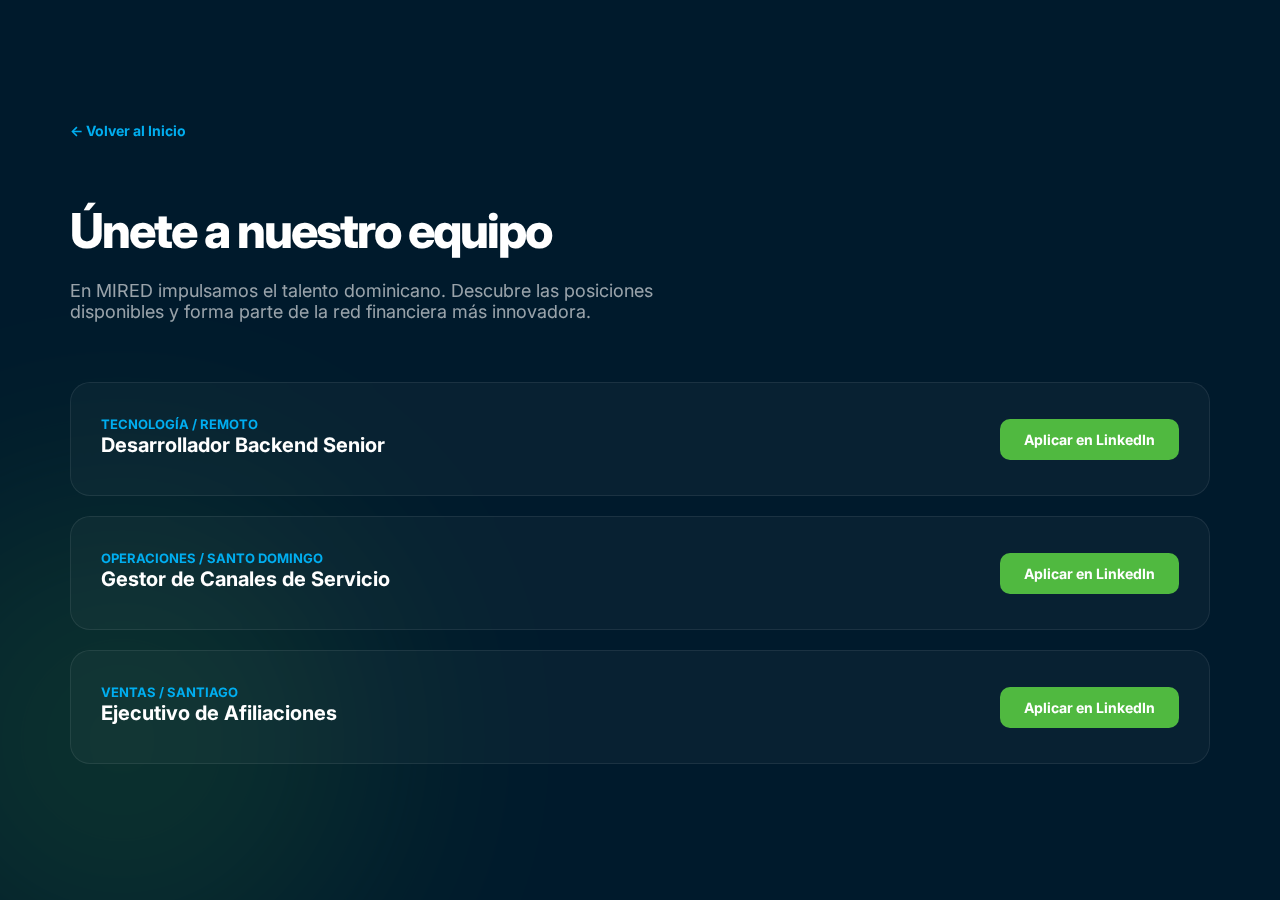
<file: empleos.html>
<!doctype html>
<html lang="es">
<head>
  <meta charset="utf-8" />
  <meta name="viewport" content="width=device-width,initial-scale=1,viewport-fit=cover" />
  <title>Carreras y Vacantes — MIRED</title>
  <link href="https://fonts.googleapis.com/css2?family=Inter:wght@400;700;800&display=swap" rel="stylesheet">
  <style>
    :root {
      --navy: #00558c; --blue-tech: #00aef0; --green-success: #50B940;
      --black-auth: #001a2c; --white: #ffffff;
    }
    body {
      font-family: 'Inter', sans-serif; background-color: var(--black-auth);
      color: var(--white); margin: 0; padding: 0; overflow-x: hidden;
    }
    .aurora-bg { position: fixed; top: 0; left: 0; width: 100%; height: 100%; z-index: -1; background: var(--black-auth); }
    .blob { position: absolute; width: 500px; height: 500px; border-radius: 50%; filter: blur(120px); opacity: 0.15; }
    .blob-1 { background: var(--green-success); bottom: -10%; left: -10%; }
    
    .container { max-width: 1140px; margin: 0 auto; padding: 120px 24px; }
    .back-link { color: var(--blue-tech); text-decoration: none; font-weight: 700; font-size: 14px; display: inline-block; margin-bottom: 30px; }
    
    h1 { font-size: 48px; font-weight: 800; letter-spacing: -2px; margin-bottom: 20px; }
    .subtitle { color: rgba(255,255,255,0.6); margin-bottom: 60px; font-size: 18px; max-width: 600px; }
    
    /* Lista de Vacantes */
    .jobs-list { display: flex; flex-direction: column; gap: 20px; }
    .job-card {
      background: rgba(255, 255, 255, 0.03); border: 1px solid rgba(255, 255, 255, 0.08);
      border-radius: 20px; padding: 30px; display: flex; justify-content: space-between; align-items: center;
      backdrop-filter: blur(10px); transition: all 0.3s ease;
    }
    .job-card:hover { border-color: var(--green-success); background: rgba(255, 255, 255, 0.06); transform: scale(1.01); }
    
    .job-info h3 { margin: 0 0 8px 0; font-size: 20px; }
    .job-info span { font-size: 13px; color: var(--blue-tech); font-weight: 700; text-transform: uppercase; }
    
    .btn-apply {
      background: var(--green-success); color: white; padding: 12px 24px; 
      border-radius: 10px; text-decoration: none; font-weight: 700; font-size: 14px;
    }
  </style>
</head>
<body>
  <div class="aurora-bg"><div class="blob blob-1"></div></div>
  
  <div class="container">
    <a href="index.html" class="back-link">← Volver al Inicio</a>
    <h1>Únete a nuestro equipo</h1>
    <p class="subtitle">En MIRED impulsamos el talento dominicano. Descubre las posiciones disponibles y forma parte de la red financiera más innovadora.</p>
    
    <div class="jobs-list">
      <div class="job-card">
        <div class="job-info">
          <span>Tecnología / Remoto</span>
          <h3>Desarrollador Backend Senior</h3>
        </div>
        <a href="https://www.linkedin.com" target="_blank" class="btn-apply">Aplicar en LinkedIn</a>
      </div>

      <div class="job-card">
        <div class="job-info">
          <span>Operaciones / Santo Domingo</span>
          <h3>Gestor de Canales de Servicio</h3>
        </div>
        <a href="https://www.linkedin.com" target="_blank" class="btn-apply">Aplicar en LinkedIn</a>
      </div>

      <div class="job-card">
        <div class="job-info">
          <span>Ventas / Santiago</span>
          <h3>Ejecutivo de Afiliaciones</h3>
        </div>
        <a href="https://www.linkedin.com" target="_blank" class="btn-apply">Aplicar en LinkedIn</a>
      </div>
    </div>
  </div>
</body>
</html>
</file>
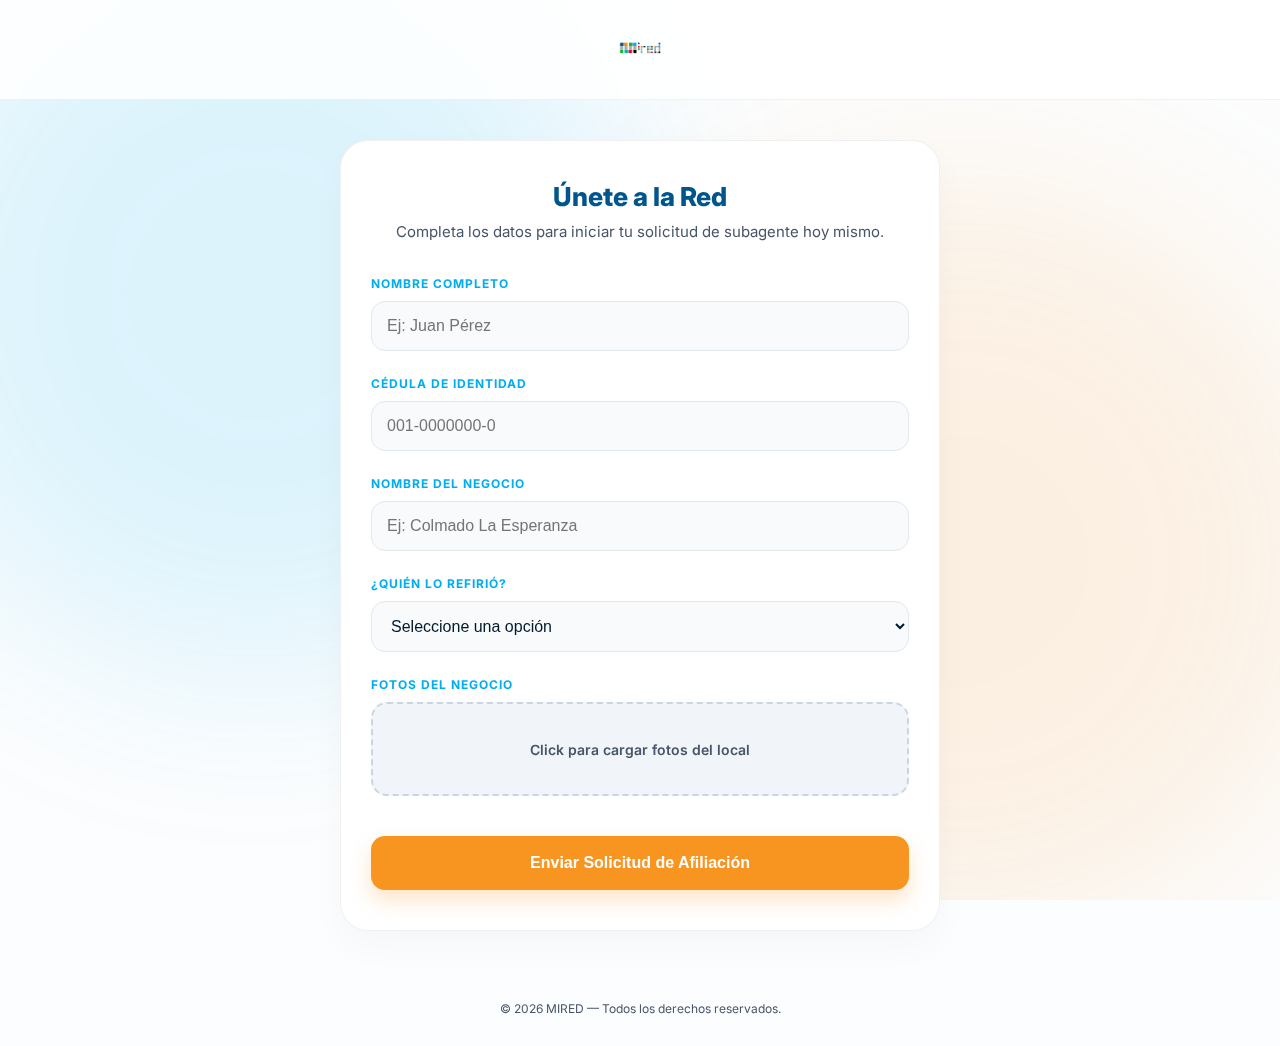
<file: formulario-light.html>
<!doctype html>
<html lang="es">
<head>
  <meta charset="utf-8" />
  <meta name="viewport" content="width=device-width,initial-scale=1,viewport-fit=cover" />
  <title>Registro de Subagente — MIRED (Light Version)</title>
  <link href="https://fonts.googleapis.com/css2?family=Inter:wght@400;600;700;800&display=swap" rel="stylesheet">
  <style>
    :root { 
      --navy: #00558c; 
      --blue-tech: #00aef0; 
      --orange-mired: #f89420; 
      --white-bg: #fcfdfe; 
      --text-main: #001a2c;
      --text-sub: #475569;
    }
    * { box-sizing: border-box; margin: 0; padding: 0; }
    body { 
      font-family: 'Inter', sans-serif; 
      background-color: var(--white-bg); 
      color: var(--text-main); 
      min-height: 100vh; 
      display: flex; 
      flex-direction: column; 
    }

    /* FONDO AURORA LIGHT */
    .aurora-bg { position: fixed; top: 0; left: 0; width: 100%; height: 100%; z-index: -1; background: var(--white-bg); overflow: hidden; }
    .blob { position: absolute; width: 60vw; height: 60vw; border-radius: 50%; filter: blur(100px); opacity: 0.12; }
    .blob-blue { background: var(--blue-tech); top: -10%; left: -10%; }
    .blob-orange { background: var(--orange-mired); bottom: -5%; right: -5%; }

    /* HEADER COMPACTO LIGHT */
    .header { 
      background: rgba(255, 255, 255, 0.85); 
      backdrop-filter: blur(15px); 
      border-bottom: 1px solid rgba(0, 0, 0, 0.05); 
      padding: 20px; 
    }
    .nav { max-width: 800px; margin: 0 auto; display: flex; justify-content: center; }
    .brand img { height: 55px; width: auto; }

    /* FORMULARIO CLARO */
    .form-container { 
      max-width: 600px; 
      margin: 40px auto; 
      padding: 40px 30px; 
      width: 90%; 
      background: #ffffff; 
      border: 1px solid rgba(0, 0, 0, 0.06); 
      border-radius: 28px; 
      box-shadow: 0 15px 35px rgba(0, 0, 0, 0.03);
    }
    h1 { font-size: 26px; font-weight: 800; margin-bottom: 10px; text-align: center; color: var(--navy); }
    p.subtitle { text-align: center; color: var(--text-sub); font-size: 15px; margin-bottom: 35px; }

    .form-group { margin-bottom: 25px; }
    label { 
      display: block; 
      font-size: 12px; 
      font-weight: 700; 
      margin-bottom: 10px; 
      color: var(--blue-tech); 
      text-transform: uppercase; 
      letter-spacing: 1px; 
    }
    
    input[type="text"], select {
      width: 100%; 
      padding: 15px; 
      border-radius: 14px; 
      border: 1.5px solid #e2e8f0; 
      background: #f8fafc; 
      color: var(--text-main); 
      font-size: 16px; 
      outline: none; 
      transition: 0.3s;
    }
    input:focus, select:focus { 
      border-color: var(--orange-mired); 
      background: #ffffff; 
      box-shadow: 0 0 0 4px rgba(248, 148, 32, 0.1);
    }

    /* SUBIDA DE FOTOS LIGHT */
    .file-upload { 
      border: 2px dashed #cbd5e1; 
      padding: 35px; 
      border-radius: 16px; 
      text-align: center; 
      cursor: pointer; 
      transition: 0.3s;
      background: #f1f5f9;
    }
    .file-upload:hover { 
      border-color: var(--orange-mired); 
      background: rgba(248, 148, 32, 0.04); 
    }
    .file-upload span { font-size: 14px; color: var(--text-sub); font-weight: 600; }

    .btn-submit { 
      width: 100%; 
      background: var(--orange-mired); 
      color: white; 
      padding: 18px; 
      border-radius: 14px; 
      border: none; 
      font-weight: 800; 
      font-size: 16px; 
      cursor: pointer; 
      margin-top: 15px; 
      box-shadow: 0 10px 20px rgba(248, 148, 32, 0.25); 
      transition: 0.3s;
    }
    .btn-submit:hover { 
      transform: translateY(-3px); 
      box-shadow: 0 15px 30px rgba(248, 148, 32, 0.4); 
    }

    footer { 
      text-align: center; 
      padding: 30px; 
      font-size: 12px; 
      color: var(--text-sub); 
      margin-top: auto; 
    }
  </style>
</head>
<body>
  <div class="aurora-bg">
    <div class="blob blob-blue"></div>
    <div class="blob blob-orange"></div>
  </div>
  
  <header class="header">
    <div class="nav">
      <a href="index-light.html" class="brand"><img src="logo.png" alt="MIRED"></a>
    </div>
  </header>

  <main class="form-container">
    <h1>Únete a la Red</h1>
    <p class="subtitle">Completa los datos para iniciar tu solicitud de subagente hoy mismo.</p>

    <form action="#" method="POST">
      <div class="form-group">
        <label>Nombre Completo</label>
        <input type="text" name="nombre" placeholder="Ej: Juan Pérez" required>
      </div>

      <div class="form-group">
        <label>Cédula de Identidad</label>
        <input type="text" name="cedula" placeholder="001-0000000-0" required>
      </div>

      <div class="form-group">
        <label>Nombre del Negocio</label>
        <input type="text" name="nombre_negocio" placeholder="Ej: Colmado La Esperanza" required>
      </div>

      <div class="form-group">
        <label>¿Quién lo refirió?</label>
        <select name="referido" required>
          <option value="" disabled selected>Seleccione una opción</option>
          <option value="nombre1">Nombre 1</option>
          <option value="nombre2">Nombre 2</option>
          <option value="nombre3">Nombre 3</option>
        </select>
      </div>

      <div class="form-group">
        <label>Fotos del Negocio</label>
        <div class="file-upload" onclick="document.getElementById('fotos').click()">
          <span>Click para cargar fotos del local</span>
          <input type="file" id="fotos" name="fotos[]" multiple style="display:none" accept="image/*">
        </div>
      </div>

      <button type="submit" class="btn-submit">Enviar Solicitud de Afiliación</button>
    </form>
  </main>

  <footer>&copy; 2026 MIRED — Todos los derechos reservados.</footer>
</body>
</html>
</file>
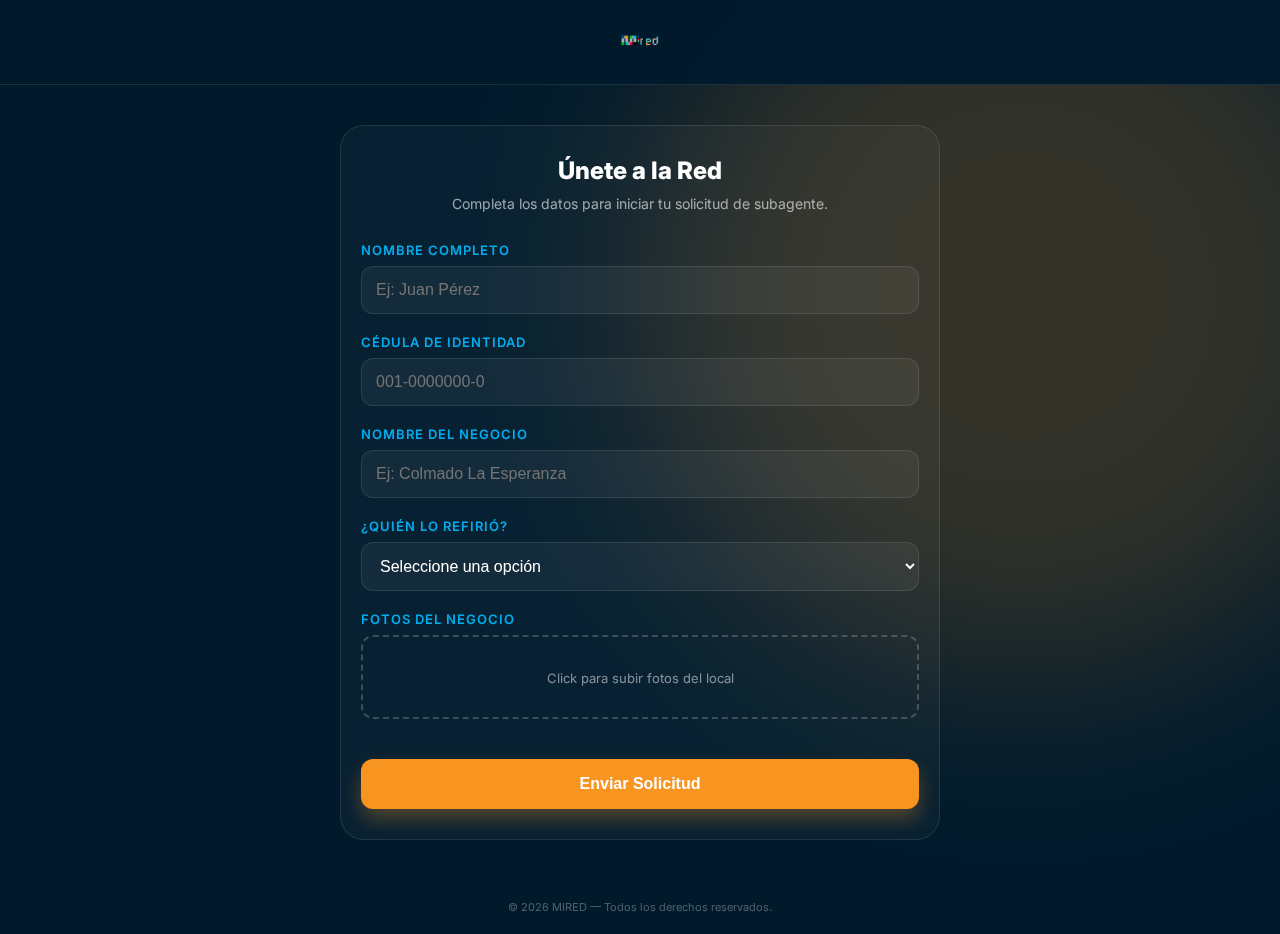
<file: formulario.html>
<!doctype html>
<html lang="es">
<head>
  <meta charset="utf-8" />
  <meta name="viewport" content="width=device-width,initial-scale=1,viewport-fit=cover" />
  <title>Registro de Subagente — MIRED</title>
  <link href="https://fonts.googleapis.com/css2?family=Inter:wght@400;600;700;800&display=swap" rel="stylesheet">
  <style>
    :root { --navy: #00558c; --blue-tech: #00aef0; --orange-mired: #f89420; --black-bg: #001a2c; --white: #ffffff; }
    * { box-sizing: border-box; margin: 0; padding: 0; }
    body { font-family: 'Inter', sans-serif; background-color: var(--black-bg); color: var(--white); min-height: 100vh; display: flex; flex-direction: column; }

    /* FONDO AURORA */
    .aurora-bg { position: fixed; top: 0; left: 0; width: 100%; height: 100%; z-index: -1; background: var(--black-bg); overflow: hidden; }
    .blob { position: absolute; width: 60vw; height: 60vw; border-radius: 50%; filter: blur(100px); opacity: 0.2; }
    .blob-orange { background: var(--orange-mired); top: -10%; right: -10%; }

    /* HEADER COMPACTO */
    .header { background: rgba(0, 26, 44, 0.95); backdrop-filter: blur(10px); border-bottom: 1px solid rgba(255, 255, 255, 0.1); padding: 15px 20px; }
    .nav { max-width: 800px; margin: 0 auto; display: flex; justify-content: center; }
    .brand img { height: 50px; }

    /* FORMULARIO */
    .form-container { max-width: 600px; margin: 40px auto; padding: 30px 20px; width: 90%; background: rgba(255, 255, 255, 0.03); border: 1px solid rgba(255, 255, 255, 0.1); border-radius: 24px; }
    h1 { font-size: 24px; font-weight: 800; margin-bottom: 10px; text-align: center; }
    p.subtitle { text-align: center; color: rgba(255,255,255,0.6); font-size: 14px; margin-bottom: 30px; }

    .form-group { margin-bottom: 20px; }
    label { display: block; font-size: 13px; font-weight: 600; margin-bottom: 8px; color: var(--blue-tech); text-transform: uppercase; letter-spacing: 1px; }
    
    input[type="text"], select {
      width: 100%; padding: 14px; border-radius: 12px; border: 1px solid rgba(255,255,255,0.1); background: rgba(255,255,255,0.05); color: white; font-size: 16px; outline: none; transition: 0.3s;
    }
    input:focus, select:focus { border-color: var(--orange-mired); background: rgba(255,255,255,0.08); }

    /* ESTILO PARA SUBIDA DE FOTOS */
    .file-upload { 
      border: 2px dashed rgba(255,255,255,0.2); padding: 30px; border-radius: 12px; text-align: center; cursor: pointer; transition: 0.3s;
    }
    .file-upload:hover { border-color: var(--orange-mired); background: rgba(248,148,32,0.05); }
    .file-upload span { font-size: 13px; color: rgba(255,255,255,0.5); }

    .btn-submit { 
      width: 100%; background: var(--orange-mired); color: white; padding: 16px; border-radius: 12px; border: none; font-weight: 800; font-size: 16px; cursor: pointer; margin-top: 20px; box-shadow: 0 10px 20px rgba(248,148,32,0.3); transition: 0.3s;
    }
    .btn-submit:hover { transform: translateY(-2px); box-shadow: 0 15px 30px rgba(248,148,32,0.5); }

    footer { text-align: center; padding: 20px; font-size: 11px; color: rgba(255,255,255,0.3); margin-top: auto; }
  </style>
</head>
<body>
  <div class="aurora-bg"><div class="blob blob-orange"></div></div>
  
  <header class="header">
    <div class="nav"><a href="index.html" class="brand"><img src="logo.png" alt="MIRED"></a></div>
  </header>

  <main class="form-container">
    <h1>Únete a la Red</h1>
    <p class="subtitle">Completa los datos para iniciar tu solicitud de subagente.</p>

    <form action="#" method="POST">
      <div class="form-group">
        <label>Nombre Completo</label>
        <input type="text" name="nombre" placeholder="Ej: Juan Pérez" required>
      </div>

      <div class="form-group">
        <label>Cédula de Identidad</label>
        <input type="text" name="cedula" placeholder="001-0000000-0" required>
      </div>

      <div class="form-group">
        <label>Nombre del Negocio</label>
        <input type="text" name="nombre_negocio" placeholder="Ej: Colmado La Esperanza" required>
      </div>

      <div class="form-group">
        <label>¿Quién lo refirió?</label>
        <select name="referido" required>
          <option value="" disabled selected>Seleccione una opción</option>
          <option value="nombre1">Nombre 1</option>
          <option value="nombre2">Nombre 2</option>
          <option value="nombre3">Nombre 3</option>
        </select>
      </div>

      <div class="form-group">
        <label>Fotos del Negocio</label>
        <div class="file-upload" onclick="document.getElementById('fotos').click()">
          <span>Click para subir fotos del local</span>
          <input type="file" id="fotos" name="fotos[]" multiple style="display:none" accept="image/*">
        </div>
      </div>

      <button type="submit" class="btn-submit">Enviar Solicitud</button>
    </form>
  </main>

  <footer>&copy; 2026 MIRED — Todos los derechos reservados.</footer>
</body>
</html>
</file>
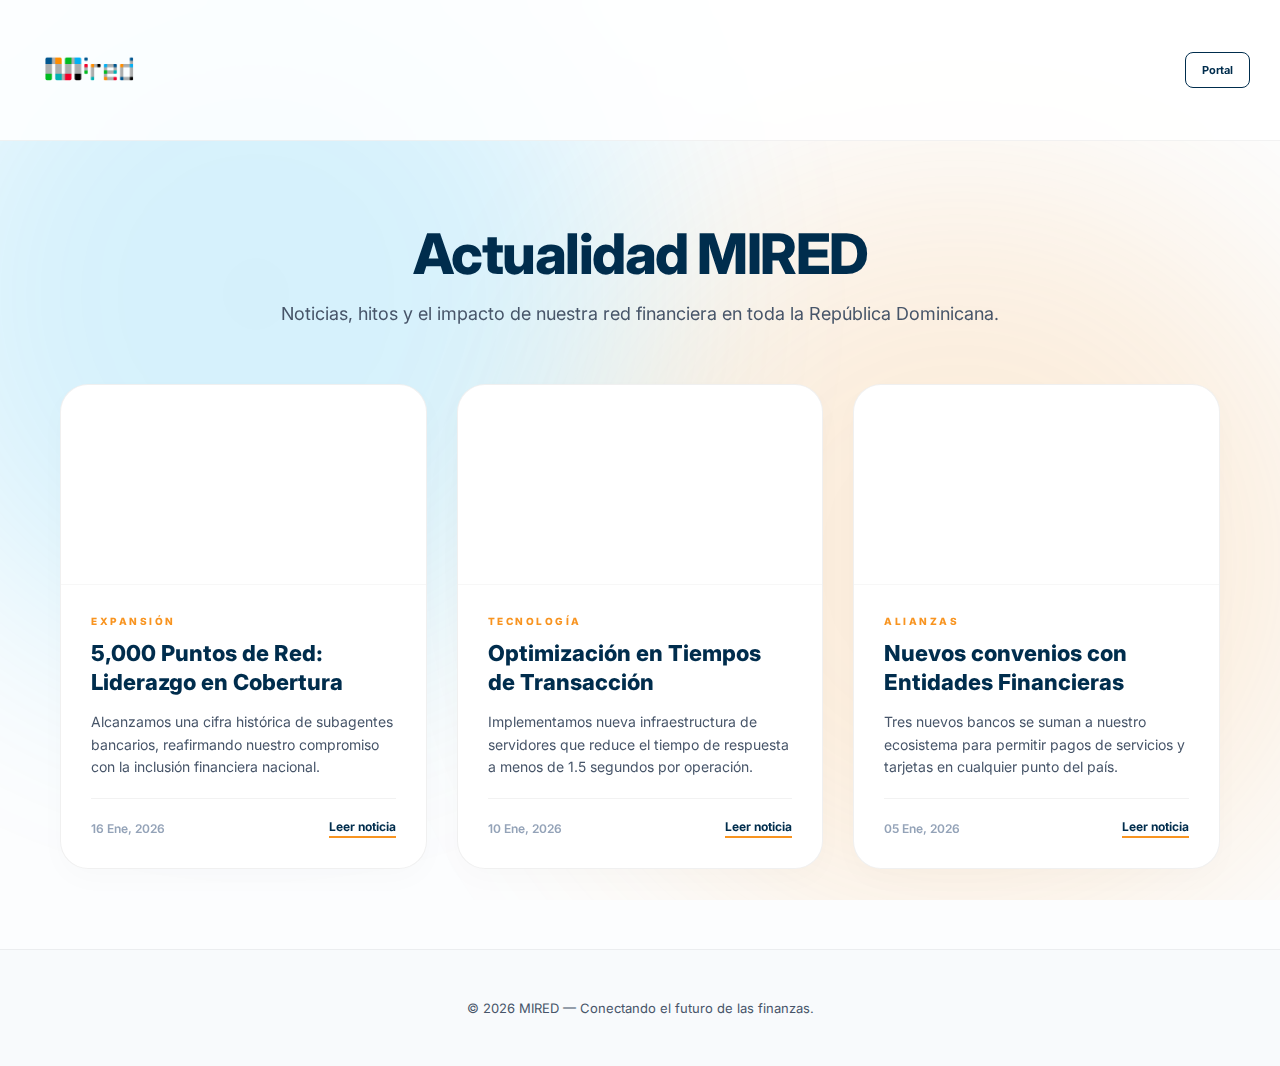
<file: noticias-light.html>
<!doctype html>
<html lang="es">
<head>
  <meta charset="utf-8" />
  <meta name="viewport" content="width=device-width,initial-scale=1,viewport-fit=cover" />
  <title>Noticias y Actualidad — MIRED (Versión Light)</title>
  <link href="https://fonts.googleapis.com/css2?family=Inter:wght@400;600;700;800&display=swap" rel="stylesheet">
  <style>
    :root { 
      --navy: #002d4d; 
      --blue-tech: #00aef0; 
      --orange-mired: #f89420; 
      --white-bg: #fcfdfe; 
      --text-main: #001a2c;
      --text-sub: #475569;
      --card-bg: #ffffff;
    }
    * { box-sizing: border-box; margin: 0; padding: 0; -webkit-font-smoothing: antialiased; }
    body { font-family: 'Inter', sans-serif; background-color: var(--white-bg); color: var(--text-main); overflow-x: hidden; scroll-behavior: smooth; display: flex; flex-direction: column; min-height: 100vh; }

    /* FONDO AURORA LIGHT */
    .aurora-bg { position: fixed; top: 0; left: 0; width: 100%; height: 100%; z-index: -1; background: var(--white-bg); overflow: hidden; }
    .blob { position: absolute; width: 60vw; height: 60vw; border-radius: 50%; filter: blur(120px); opacity: 0.15; }
    .blob-blue { background: var(--blue-tech); top: -10%; left: -10%; }
    .blob-orange { background: var(--orange-mired); bottom: -5%; right: -5%; }

    /* HEADER */
    .header { position: fixed; top: 0; width: 100%; z-index: 1000; background: rgba(255, 255, 255, 0.85); backdrop-filter: blur(15px); border-bottom: 1px solid rgba(0,0,0,0.05); }
    .nav { display: flex; align-items: center; justify-content: space-between; height: 85px; padding: 0 15px; max-width: 1400px; margin: 0 auto; }
    @media (min-width: 1024px) { .nav { height: 140px; padding: 0 30px; } }
    .brand img { height: 65px; width: auto; }
    @media (min-width: 1024px) { .brand img { height: 120px; } }

    .nav-actions { display: flex; gap: 8px; align-items: center; }
    .btn-portal { border: 1.5px solid var(--navy); color: var(--navy); padding: 10px 16px; border-radius: 8px; text-decoration: none; font-weight: 700; font-size: 11px; transition: 0.3s; }

    /* CONTENEDOR DE NOTICIAS */
    .container { width: 100%; max-width: 1200px; margin: 0 auto; padding: 140px 20px 80px; flex-grow: 1; }
    @media (min-width: 1024px) { .container { padding-top: 220px; } }

    .news-header { text-align: center; margin-bottom: 60px; }
    .news-header h1 { font-size: clamp(34px, 6vw, 56px); font-weight: 800; color: var(--navy); letter-spacing: -1.5px; }
    .news-header p { font-size: 18px; color: var(--text-sub); margin-top: 15px; }

    /* GRID DE NOTICIAS */
    .news-grid { display: grid; grid-template-columns: 1fr; gap: 30px; }
    @media (min-width: 768px) { .news-grid { grid-template-columns: repeat(2, 1fr); } }
    @media (min-width: 1100px) { .news-grid { grid-template-columns: repeat(3, 1fr); } }

    .news-card { 
      background: var(--card-bg); 
      border: 1px solid rgba(0,0,0,0.06); 
      border-radius: 28px; 
      overflow: hidden; 
      display: flex; 
      flex-direction: column; 
      transition: 0.4s cubic-bezier(0.175, 0.885, 0.32, 1);
      box-shadow: 0 10px 30px rgba(0,0,0,0.02);
    }
    .news-card:hover { 
      transform: translateY(-12px); 
      border-color: var(--orange-mired); 
      box-shadow: 0 20px 40px rgba(0,0,0,0.06);
    }

    .news-img { 
      height: 200px; 
      width: 100%; 
      background-size: cover; 
      background-position: center; 
      border-bottom: 1px solid rgba(0,0,0,0.03);
    }

    .news-body { padding: 30px; flex: 1; display: flex; flex-direction: column; }
    .news-tag { 
      color: var(--orange-mired); 
      font-size: 10px; 
      font-weight: 800; 
      text-transform: uppercase; 
      letter-spacing: 2.5px; 
      margin-bottom: 12px; 
    }
    .news-body h3 { 
      font-size: 22px; 
      color: var(--navy); 
      margin-bottom: 15px; 
      font-weight: 800; 
      line-height: 1.3;
    }
    .news-body p { 
      font-size: 14px; 
      color: var(--text-sub); 
      line-height: 1.6; 
      margin-bottom: 20px;
      flex: 1;
    }
    .news-footer { 
      display: flex; 
      justify-content: space-between; 
      align-items: center; 
      padding-top: 20px; 
      border-top: 1px solid rgba(0,0,0,0.05); 
    }
    .news-date { font-size: 12px; color: #94a3b8; font-weight: 600; }
    .read-more { color: var(--navy); text-decoration: none; font-size: 12px; font-weight: 700; border-bottom: 2px solid var(--orange-mired); padding-bottom: 2px; transition: 0.2s; }
    .read-more:hover { color: var(--orange-mired); }

    /* FOOTER */
    .footer { background: #f8fafc; padding: 50px 20px; text-align: center; border-top: 1px solid rgba(0,0,0,0.05); margin-top: auto; }
  </style>
</head>
<body>
  <div class="aurora-bg"><div class="blob blob-blue"></div><div class="blob blob-orange"></div></div>
  
  <header class="header">
    <div class="nav">
      <a href="index.html" class="brand"><img src="logo.png" alt="MIRED"></a>
      <div class="nav-actions">
        <a href="https://portal.mired.com.do" class="btn-portal" target="_blank">Portal</a>
      </div>
    </div>
  </header>

  <main class="container">
    <section class="news-header">
      <h1>Actualidad MIRED</h1>
      <p>Noticias, hitos y el impacto de nuestra red financiera en toda la República Dominicana.</p>
    </section>

    <div class="news-grid">
      <article class="news-card">
        <div class="news-img" style="background-image: url('https://images.unsplash.com/photo-1556740738-b6a63e27c4df?auto=format&fit=crop&q=80&w=800');"></div>
        <div class="news-body">
          <span class="news-tag">Expansión</span>
          <h3>5,000 Puntos de Red: Liderazgo en Cobertura</h3>
          <p>Alcanzamos una cifra histórica de subagentes bancarios, reafirmando nuestro compromiso con la inclusión financiera nacional.</p>
          <div class="news-footer">
            <span class="news-date">16 Ene, 2026</span>
            <a href="#" class="read-more">Leer noticia</a>
          </div>
        </div>
      </article>

      <article class="news-card">
        <div class="news-img" style="background-image: url('https://images.unsplash.com/photo-1512428559083-a4051ba836c5?auto=format&fit=crop&q=80&w=800');"></div>
        <div class="news-body">
          <span class="news-tag">Tecnología</span>
          <h3>Optimización en Tiempos de Transacción</h3>
          <p>Implementamos nueva infraestructura de servidores que reduce el tiempo de respuesta a menos de 1.5 segundos por operación.</p>
          <div class="news-footer">
            <span class="news-date">10 Ene, 2026</span>
            <a href="#" class="read-more">Leer noticia</a>
          </div>
        </div>
      </article>

      <article class="news-card">
        <div class="news-img" style="background-image: url('https://images.unsplash.com/photo-1450101499163-c8848c66ca85?auto=format&fit=crop&q=80&w=800');"></div>
        <div class="news-body">
          <span class="news-tag">Alianzas</span>
          <h3>Nuevos convenios con Entidades Financieras</h3>
          <p>Tres nuevos bancos se suman a nuestro ecosistema para permitir pagos de servicios y tarjetas en cualquier punto del país.</p>
          <div class="news-footer">
            <span class="news-date">05 Ene, 2026</span>
            <a href="#" class="read-more">Leer noticia</a>
          </div>
        </div>
      </article>
    </div>
  </main>

  <footer class="footer">
    <p style="font-size:13px; color:var(--text-sub);">&copy; 2026 MIRED — Conectando el futuro de las finanzas.</p>
  </footer>
</body>
</html>
</file>
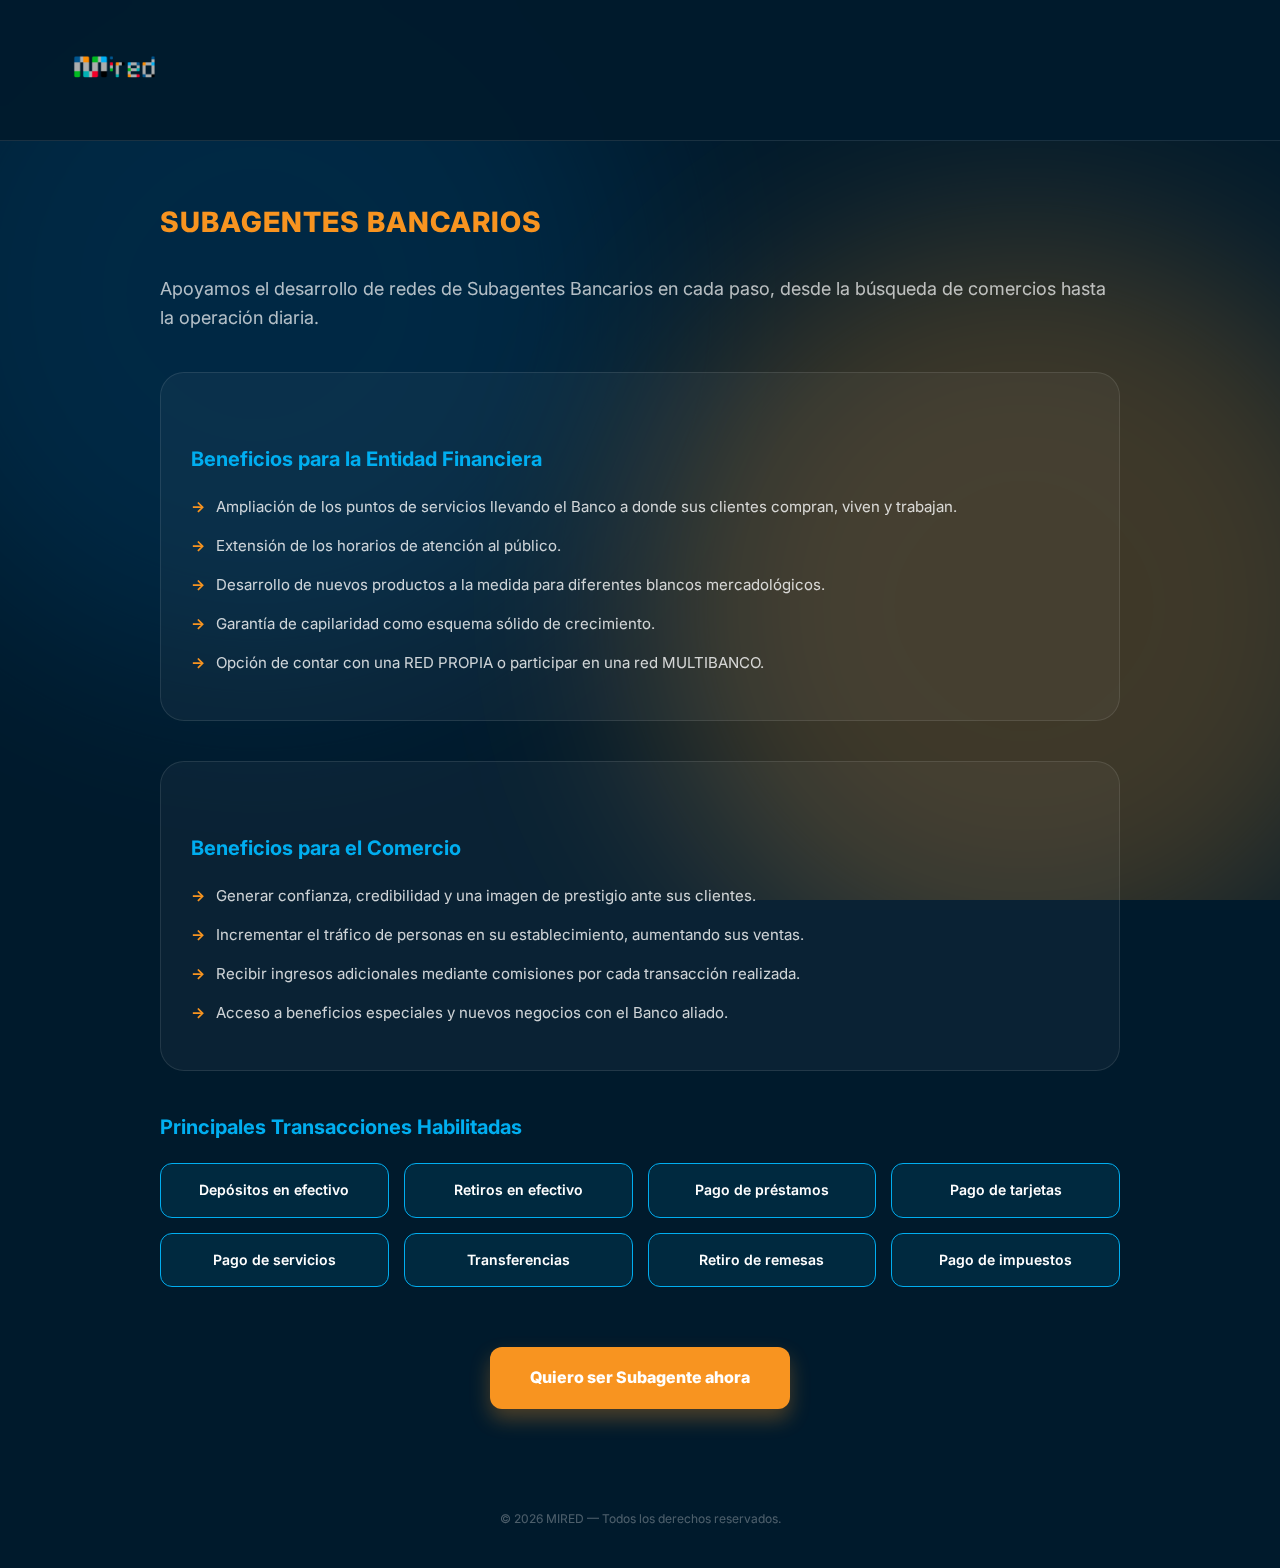
<file: subagente.html>
<!doctype html>
<html lang="es">
<head>
  <meta charset="utf-8" />
  <meta name="viewport" content="width=device-width,initial-scale=1,viewport-fit=cover" />
  <title>SubAgentes Bancarios — MIRED</title>
  <link href="https://fonts.googleapis.com/css2?family=Inter:wght@400;600;700;800&display=swap" rel="stylesheet">
  <style>
    :root { --navy: #00558c; --blue-tech: #00aef0; --orange-mired: #f89420; --black-bg: #001a2c; --white: #ffffff; }
    * { box-sizing: border-box; margin: 0; padding: 0; }
    body { font-family: 'Inter', sans-serif; background-color: var(--black-bg); color: var(--white); overflow-x: hidden; line-height: 1.6; }

    /* FONDO AURORA */
    .aurora-bg { position: fixed; top: 0; left: 0; width: 100%; height: 100%; z-index: -1; background: var(--black-bg); overflow: hidden; }
    .blob { position: absolute; width: 60vw; height: 60vw; border-radius: 50%; filter: blur(100px); opacity: 0.25; }
    .blob-blue { background: var(--navy); top: -10%; left: -10%; }
    .blob-orange { background: var(--orange-mired); bottom: -10%; right: -10%; }

    /* HEADER CONSISTENTE */
    .header { position: fixed; top: 0; width: 100%; z-index: 1000; background: rgba(0, 26, 44, 0.95); backdrop-filter: blur(15px); border-bottom: 1px solid rgba(255, 255, 255, 0.1); }
    .nav { display: flex; align-items: center; justify-content: space-between; height: 80px; padding: 0 20px; max-width: 1200px; margin: 0 auto; }
    @media (min-width: 1024px) { .nav { height: 140px; } }
    .brand img { height: 55px; width: auto; }
    @media (min-width: 1024px) { .brand img { height: 110px; } }

    /* CONTENIDO */
    .container { max-width: 1000px; margin: 0 auto; padding: 120px 20px 60px; }
    @media (min-width: 1024px) { .container { padding-top: 200px; } }

    .section-title { color: var(--orange-mired); font-size: 28px; font-weight: 800; margin-bottom: 30px; text-transform: uppercase; letter-spacing: 1px; }
    .sub-title { color: var(--blue-tech); font-size: 20px; font-weight: 700; margin: 40px 0 20px; }
    
    .content-box { background: rgba(255, 255, 255, 0.04); border: 1px solid rgba(255, 255, 255, 0.1); border-radius: 24px; padding: 30px; margin-bottom: 40px; }
    
    ul { list-style: none; }
    ul li { margin-bottom: 15px; padding-left: 25px; position: relative; font-size: 15px; color: rgba(255,255,255,0.8); }
    ul li::before { content: "→"; position: absolute; left: 0; color: var(--orange-mired); font-weight: bold; }

    /* GRID DE TRANSACCIONES */
    .trans-grid { display: grid; grid-template-columns: repeat(auto-fit, minmax(200px, 1fr)); gap: 15px; margin-top: 20px; }
    .trans-item { background: rgba(0, 174, 240, 0.1); border: 1px solid var(--blue-tech); padding: 15px; border-radius: 12px; text-align: center; font-weight: 600; font-size: 14px; }

    .cta-container { text-align: center; margin-top: 60px; }
    .btn-main { background: var(--orange-mired); color: white; padding: 18px 40px; border-radius: 12px; text-decoration: none; font-weight: 800; display: inline-block; box-shadow: 0 10px 20px rgba(248,148,32,0.3); transition: 0.3s; }
    .btn-main:hover { transform: translateY(-3px); box-shadow: 0 15px 30px rgba(248,148,32,0.5); }
  </style>
</head>
<body>
  <div class="aurora-bg"><div class="blob blob-blue"></div><div class="blob blob-orange"></div></div>
  
  <header class="header">
    <div class="nav">
      <a href="index.html" class="brand"><img src="logo.png" alt="MIRED"></a>
    </div>
  </header>

  <main class="container">
    <h1 class="section-title">SubAgentes Bancarios</h1>
    <p style="font-size: 18px; color: rgba(255,255,255,0.7); margin-bottom: 40px;">Apoyamos el desarrollo de redes de Subagentes Bancarios en cada paso, desde la búsqueda de comercios hasta la operación diaria.</p>

    <div class="content-box">
      <h2 class="sub-title">Beneficios para la Entidad Financiera</h2>
      <ul>
        <li>Ampliación de los puntos de servicios llevando el Banco a donde sus clientes compran, viven y trabajan.</li>
        <li>Extensión de los horarios de atención al público.</li>
        <li>Desarrollo de nuevos productos a la medida para diferentes blancos mercadológicos.</li>
        <li>Garantía de capilaridad como esquema sólido de crecimiento.</li>
        <li>Opción de contar con una RED PROPIA o participar en una red MULTIBANCO.</li>
      </ul>
    </div>

    <div class="content-box">
      <h2 class="sub-title">Beneficios para el Comercio</h2>
      <ul>
        <li>Generar confianza, credibilidad y una imagen de prestigio ante sus clientes.</li>
        <li>Incrementar el tráfico de personas en su establecimiento, aumentando sus ventas.</li>
        <li>Recibir ingresos adicionales mediante comisiones por cada transacción realizada.</li>
        <li>Acceso a beneficios especiales y nuevos negocios con el Banco aliado.</li>
      </ul>
    </div>

    <h2 class="sub-title">Principales Transacciones Habilitadas</h2>
    <div class="trans-grid">
      <div class="trans-item">Depósitos en efectivo</div>
      <div class="trans-item">Retiros en efectivo</div>
      <div class="trans-item">Pago de préstamos</div>
      <div class="trans-item">Pago de tarjetas</div>
      <div class="trans-item">Pago de servicios</div>
      <div class="trans-item">Transferencias</div>
      <div class="trans-item">Retiro de remesas</div>
      <div class="trans-item">Pago de impuestos</div>
    </div>

    <div class="cta-container">
      <a href="formulario.html" class="btn-main">Quiero ser Subagente ahora</a>
    </div>
  </main>

  <footer style="text-align: center; padding: 40px; color: rgba(255,255,255,0.3); font-size: 12px;">
    &copy; 2026 MIRED — Todos los derechos reservados.
  </footer>
</body>
</html>
</file>
